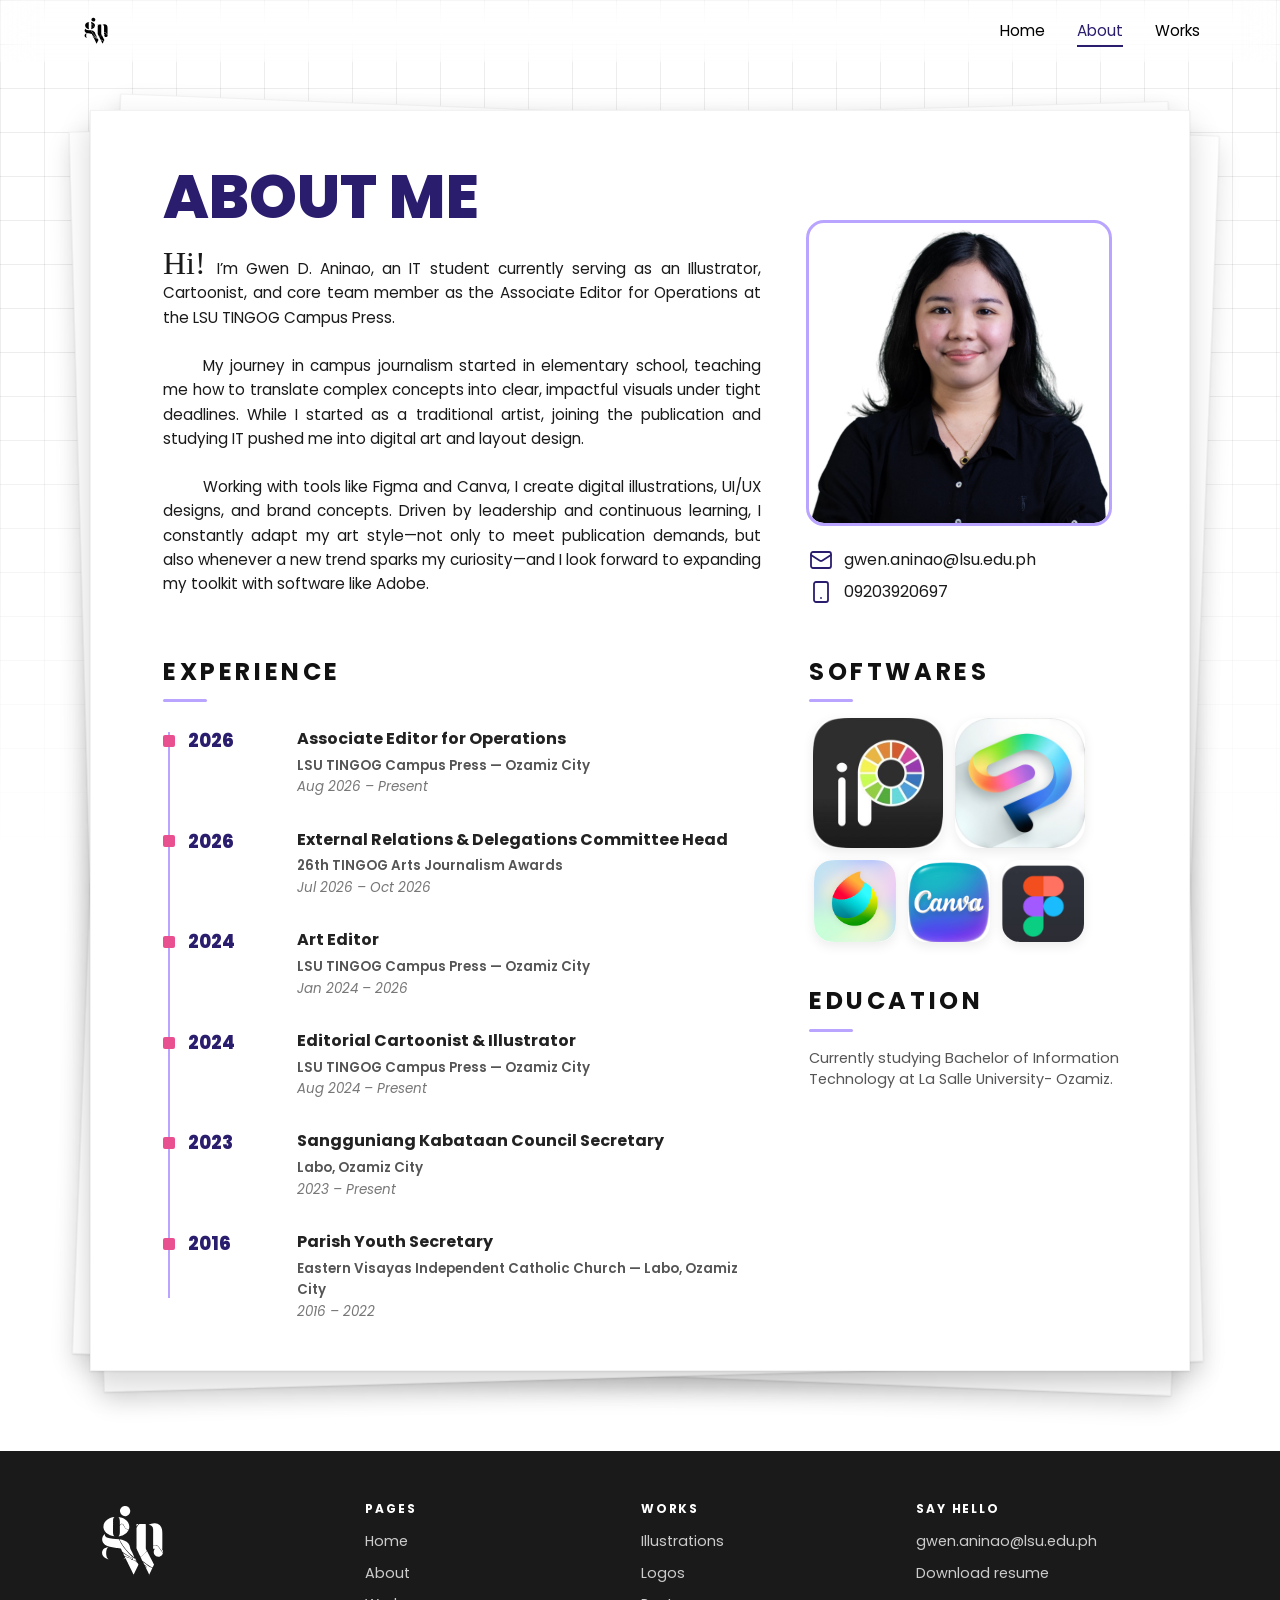
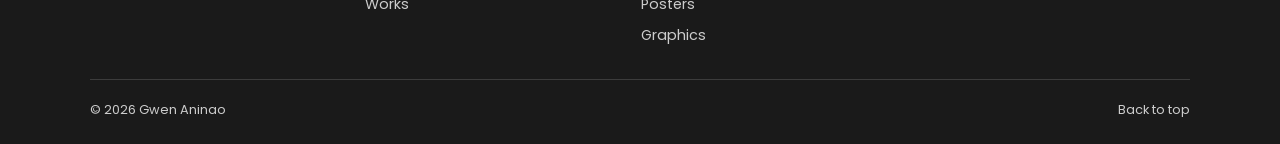
<file: about.html>
<!DOCTYPE html>
<html lang="en">
<head>
  <meta charset="UTF-8">
  <meta name="viewport" content="width=device-width, initial-scale=1.0">
  <title>About | Gwen</title>
  <link rel="icon" type="image/svg+xml" href="Images/gwnLogo.svg">
  <link rel="preconnect" href="https://fonts.googleapis.com">
  <link rel="preconnect" href="https://fonts.gstatic.com" crossorigin>
  <link href="https://fonts.googleapis.com/css2?family=Permanent+Marker&family=Poppins:wght@400;600;700;800&display=swap" rel="stylesheet">
  <link rel="stylesheet" href="style.css">
</head>
<script src="skeleton.js"></script>
<body class="about-page">

  <nav class="menubar">
    <a class="logo" href="index.html">
      <img src="Images/gwnLogo.svg" alt="Gwen logo">
    </a>
    <ul class="menu-links">
      <li><a href="index.html">Home</a></li>
      <li><a href="about.html" class="active">About</a></li>
      <li><a href="works.html">Works</a></li>
    </ul>
  </nav>

  <!-- .board holds the extra sheets behind; .paper is the front sheet with the pin -->
  <main class="board">
    <article class="paper">

      <!-- Top: intro, portrait, contact -->
      <div class="about-row top">
        
        <div class="hero-text">
          <h1 class="about-name">ABOUT ME</h1>
          <div class="bio">
            <p><span class="hi">Hi!</span> I’m Gwen D. Aninao, an IT student currently serving as an Illustrator, Cartoonist, and core team member as the Associate Editor for Operations at the LSU TINGOG Campus Press.</p>
            
            <p>My journey in campus journalism started in elementary school, teaching me how to translate complex concepts into clear, impactful visuals under tight deadlines. While I started as a traditional artist, joining the publication and studying IT pushed me into digital art and layout design.</p>
            
            <p>Working with tools like Figma and Canva, I create digital illustrations, UI/UX designs, and brand concepts. Driven by leadership and continuous learning, I constantly adapt my art style—not only to meet publication demands, but also whenever a new trend sparks my curiosity—and I look forward to expanding my toolkit with software like Adobe.</p>
          </div>
        </div>

        <div class="hero-right">
          <img src="Images/2X2.JPG" alt="Gwen portrait" class="photo">

          <ul class="contact">
            <li>
              <svg viewBox="0 0 24 24"><rect x="2" y="4" width="20" height="16" rx="2"/><path d="m22 7-8.97 5.7a1.94 1.94 0 0 1-2.06 0L2 7"/></svg>
              <span>gwen.aninao@lsu.edu.ph</span>
            </li>
            <li>
              <svg viewBox="0 0 24 24" fill="none" stroke="currentColor" stroke-width="2" stroke-linecap="round" stroke-linejoin="round">
                  <rect x="5" y="2" width="14" height="20" rx="2" ry="2"/>
                  <line x1="12" y1="18" x2="12.01" y2="18"/>
              </svg>
              <span>09203920697</span>            
            </li>
          </ul>
        </div>
      </div>

      <!-- Bottom: experience on the left, education + software on the right -->
      <div class="paper-columns">

        <section class="paper-experience">
          <h2 class="section-title">EXPERIENCE</h2>
          <div class="timeline-vertical">

            <div class="timeline-node">
              <div class="marker-column">
                <span class="square-marker"></span>
                <span class="year">2026</span>
              </div>
              <div class="timeline-detail">
                <h3>Associate Editor for Operations</h3>
                <p class="role-location">LSU TINGOG Campus Press — Ozamiz City<em>Aug 2026 – Present</em></p>
              </div>
            </div>

            <div class="timeline-node">
              <div class="marker-column">
                <span class="square-marker"></span>
                <span class="year">2026</span>
              </div>
              <div class="timeline-detail">
                <h3>External Relations &amp; Delegations Committee Head</h3>
                <p class="role-location">26th TINGOG Arts Journalism Awards<em>Jul 2026 – Oct 2026</em></p>
              </div>
            </div>

            <div class="timeline-node">
              <div class="marker-column">
                <span class="square-marker"></span>
                <span class="year">2024</span>
              </div>
              <div class="timeline-detail">
                <h3>Art Editor</h3>
                <p class="role-location">LSU TINGOG Campus Press — Ozamiz City<em>Jan 2024 – 2026</em></p>
              </div>
            </div>

            <div class="timeline-node">
              <div class="marker-column">
                <span class="square-marker"></span>
                <span class="year">2024</span>
              </div>
              <div class="timeline-detail">
                <h3>Editorial Cartoonist &amp; Illustrator</h3>
                <p class="role-location">LSU TINGOG Campus Press — Ozamiz City<em>Aug 2024 – Present</em></p>
              </div>
            </div>

            <div class="timeline-node">
              <div class="marker-column">
                <span class="square-marker"></span>
                <span class="year">2023</span>
              </div>
              <div class="timeline-detail">
                <h3>Sangguniang Kabataan Council Secretary</h3>
                <p class="role-location">Labo, Ozamiz City<em>2023 – Present</em></p>
              </div>
            </div>

            <div class="timeline-node">
              <div class="marker-column">
                <span class="square-marker"></span>
                <span class="year">2016</span>
              </div>
              <div class="timeline-detail">
                <h3>Parish Youth Secretary</h3>
                <p class="role-location">Eastern Visayas Independent Catholic Church — Labo, Ozamiz City<em>2016 – 2022</em></p>
              </div>
            </div>

          </div>
        </section>

        <div class="paper-side">
          <section class="paper-education">
            <h2 class="section-title">EDUCATION</h2>
            <p class="education-text">Currently studying Bachelor of Information Technology at La Salle University- Ozamiz.</p>
          </section>

          <section class="paper-software">
            <h2 class="section-title">SOFTWARES</h2>

            <div class="software-grid">
              <div class="software-row row-large">
                <div class="icon-box large">
                  <img src="Images/ibisPaintLogo.svg" alt="ibis Paint X">
                </div>
                <div class="icon-box large">
                  <img src="Images/cspLogo.svg" alt="Clip Studio Paint">
                </div>
              </div>
              <div class="software-row row-small">
                <div class="icon-box small">
                  <img src="Images/mediBangLogo.svg" alt="MediBang Paint">
                </div>
                <div class="icon-box small">
                  <img src="Images/canvaLogo.svg" alt="Canva">
                </div>
                <div class="icon-box small">
                  <img src="Images/figmaLogo.svg" alt="Figma">
                </div>
              </div>
            </div>
          </section>
        </div>

      </div>      
    </article>
  </main>

  <footer class="site-footer">
    <div class="footer-inner">

      <div class="footer-col">
        <img class="footer-logo" src="Images/gwnLogo.svg" alt="Gwen logo">
      </div>

      <div class="footer-col">
        <h4>Pages</h4>
        <a href="index.html">Home</a>
        <a href="about.html">About</a>
        <a href="works.html">Works</a>
      </div>

      <div class="footer-col">
        <h4>Works</h4>
        <a href="works.html?filter=Illustration">Illustrations</a>
        <a href="works.html?filter=Logo">Logos</a>
        <a href="works.html?filter=Poster">Posters</a>
        <a href="works.html?filter=Graphics">Graphics</a>
      </div>

      <div class="footer-col">
        <h4>Say hello</h4>
        <a href="mailto:gwen.aninao@lsu.edu.ph">gwen.aninao@lsu.edu.ph</a>
        <a href="Files/Aninao__Resume.pdf" download>Download resume</a>
      </div>

    </div>

    <div class="footer-bottom">
      <span>&copy; 2026 Gwen Aninao</span>
      <a href="#top">Back to top</a>
    </div>
  </footer>
</body>
</html>
</file>
<file: style.css>
* {
  margin: 0;
  padding: 0;
  box-sizing: border-box;
}

html {
  scroll-behavior: smooth;
}

body {
  font-family: 'Poppins', 'Segoe UI', sans-serif;
  line-height: 1.6;
  color: #1a1a1a;
}

/* buttons and form fields use the page font instead of the browser default */
button,
input,
textarea,
select {
  font: inherit;
}

[hidden] {
  display: none !important;
}

/* ---------- Nav ---------- */
.menubar {
  display: flex;
  justify-content: space-between;
  align-items: center;
  padding: 15px 5rem;
  position: fixed;
  top: 0;
  left: 0;
  width: 100%;
  z-index: 1000;
  backdrop-filter: blur(8px);
  background: rgba(255, 255, 255, 0.15); /* Semi-transparent white */
  backdrop-filter: blur(15px); /* Frosted blur effect */
}

.logo {
  color: #000000;
  font-weight: bold;
  font-size: 1.2rem;
  text-decoration: none;
}

.logo img {
  display: block;
  height: 32px;      /* change this to make the logo bigger or smaller */
  width: auto;
}


.menu-links {
  display: flex;
  list-style: none;
  gap: 2rem;
}

.menu-links a {
  color: black;
  text-decoration: none;
  font-size: 0.95rem;
  padding-bottom: 4px;
}

.menu-links a:hover {
  color: #6159c9;
}

.menu-links a.active {
  color: #2b1d6e;
  border-bottom: 2px solid #2b1d6e;
}

/* ---------- Home hero ---------- */
:root {
  --hero-purple: #6159c9;
  --hero-lavender: #a7a2e8;

  /* faint grid used on the home hero and the about page.
     Change it here and both pages update. */
  --grid-lines:
    linear-gradient(rgba(0, 0, 0, 0.07) 1px, transparent 1px),
    linear-gradient(90deg, rgba(0, 0, 0, 0.07) 1px, transparent 1px);
}

.hero {
  position: relative;
  min-height: 95vh;
  display: grid;
  grid-template-columns: 1fr 1fr;
  align-items: center;
  gap: 2rem;
  /* The hero is full width so the grid background reaches both screen edges.
     The side padding keeps the content centered at 1100px, the same width
     as the Featured Works section below it. */
  padding: 6rem max(2rem, calc((100% - 1100px) / 2)) 3rem;
  background: #fff;
}

/* faint grid that fades to nothing at the bottom */
.hero::before {
  content: "";
  position: absolute;
  inset: 0;
  background-image: var(--grid-lines);
  background-size: 44px 44px;
  -webkit-mask-image: linear-gradient(#000 40%, transparent);
  mask-image: linear-gradient(#000 40%, transparent);
}

.hero-photo {
  position: relative;
  z-index: 1;
  display: flex;
  justify-content: flex-end; /* Aligns the image & background blocks to the right */
  width: 100%;
}

.hero-text,
.hero-photo {
  position: relative;       /* sits above the grid */
  z-index: 1;
}

.hello {
  font-size: 2rem;
  color: var(--hero-purple);
}

.hero h1 {
  font-size: clamp(3rem, 8vw, 5.5rem);
  font-weight: 800;
  line-height: 1.05;
  color: #000;
  margin-bottom: 1rem;
}

.intro {
  max-width: 42ch;
  line-height: 1.6;
  margin: 1rem 0 1.5rem;
  font-size: 15px;
}

/* ---------- Sliding roles ---------- */
.roles {
  height: 2.4rem;            /* shows one role at a time */
  overflow: hidden;
  font-size: 1.6rem;
  font-weight: 600;
  color: var(--hero-purple);
  margin-bottom: 0.75;
}

.roles ul {
  list-style: none;
  animation: slide-roles 10s ease-in-out infinite;   /* 10s = full loop */
}

.roles li {
  height: 2.4rem;
  line-height: 2.4rem;      
  display: flex;
  align-items: center;
  margin: 0;
  padding: 0;
}

/* each role holds, then slides up one step */
@keyframes slide-roles {
  0%, 40% {transform: translateY(0);}
  50%, 90% {transform: translateY(-33.333%);}
  100% {transform: translateY(-66.666%);}
}

@media (prefers-reduced-motion: reduce) {
  .roles ul { animation: none; }
}

.software-logos {
  display: flex;
  align-items: center;
  gap: 16px;
  margin: -30px 0 28px 0; /* Adjust top/bottom margins to match your layout rhythm */
  flex-wrap: wrap;       /* Ensures graceful wrapping on smaller screens */
}

.software-logos img {
  height: 50px;          /* Uniform height for visual balance */
  width: auto;
  object-fit: contain;
  transition: transform 0.2s ease, opacity 0.2s ease;
  opacity: 0.9;
}

.software-logos img:hover {
  transform: translateY(-2px);
  opacity: 1;
}

/* ---------- Buttons ---------- */
.buttons {
  display: flex;
  flex-wrap: wrap;
  gap: 1rem;
}

.btn {
  padding: 0.8rem 1.8rem;
  background: var(--hero-purple);
  color: #fff;
  text-decoration: none;
  border: 2px solid var(--hero-purple);
  border-radius: 4px;
  font-weight: 600;
}

.btn-outline {
  background: transparent;
  color: var(--hero-purple);
}

.btn:hover {
  opacity: 0.85;
}

/* ---------- certificates-section ---------- */
.certificates-section {
  background: #f9f9f9;
  margin-top: 4rem;
}

/* Grid Container */
.certificates {
  display: grid;
  /* Automatically wraps cards into clean columns based on available space */
  grid-template-columns: repeat(auto-fit, minmax(280px, 1fr));
  gap: 2rem; /* Spacing between the rows and columns */
  padding: 1.5rem 0;
  width: 100%;
}

/*Individual Certificate Cards */
.certificates .card {
  display: flex;
  flex-direction: column;
  text-decoration: none; /* Removes underline from links */
  color: inherit; /* Inherits your page text color */
  background: #ffffff;
  border: 1px solid #e2e8f0;
  border-radius: 12px;
  overflow: hidden;
  box-shadow: 0 4px 6px -1px rgba(0, 0, 0, 0.05);
  transition: transform 0.2s ease, box-shadow 0.2s ease;
}

/* Hover effect to make it feel interactive */
.certificates .card:hover {
  transform: translateY(-4px);
  box-shadow: 0 10px 15px -3px rgba(0, 0, 0, 0.1);
}

/*Certificate Images Alignment */
.certificates .art {
  width: 100%;
  height: 200px; /* Fixed height forces absolute uniform alignment */
  object-fit: cover; /* Crops the images cleanly without distorting their aspect ratio */
  border-bottom: 1px solid #e2e8f0;
}

/*Text Info Area Inside Cards */
.card-info {
  padding: 1.25rem;
  display: flex;
  flex-direction: column;
  gap: 0.25rem;
}

.card-info h3 {
  margin: 0;
  font-size: 1.1rem;
  font-weight: 600;
}

.card-info span {
  font-size: 0.85rem;
  color: #64748b; /* Subtle grey for the "Certificate" subtext */
}


/* ---------- Photo + squares ---------- */
.hero-photo {
  width: 100%;
  max-width: 480px;
  justify-self: center;
}

.hero-photo img {
  position: relative;
  z-index: 1;
  display: block;
  width: 100%;
  /* bottom of the photo fades into the page. Lower 82% to fade sooner */
  -webkit-mask-image: linear-gradient(#000 82%, transparent);
  mask-image: linear-gradient(#000 82%, transparent);
}

.sq {
  position: absolute;
  aspect-ratio: 1;
}

.s1 { top: 8%;     right: -2%; width: 24%; background: var(--hero-purple); }
.s2 { top: 3%;     left: 10%;  width: 6%;  background: var(--hero-purple); }
.s3 { top: 10%;    left: 21%;  width: 4%;  background: #000; }
.s4 { top: 17%;    left: 0;    width: 7%;  background: var(--hero-lavender); }
.s5 { bottom: 14%; left: 8%;   width: 7%;  background: var(--hero-lavender); }
.s6 { bottom: -3%; left: 14%;  width: 14%; background: var(--hero-purple); }
.s7 { bottom: 12%; right: -5%; width: 12%; background: #000; }

@media (max-width: 800px) {
  .hero {
    grid-template-columns: 1fr;
    padding-top: 6rem;
  }
  .hero-photo { max-width: 340px; }
}

/* ---------- Inner pages ---------- */
.page {
  max-width: calc(1100px + 4rem);
  margin: 0 auto;
  padding: 8rem 2rem 4rem;   /* top padding clears the fixed nav */
}

/* Home page only: Featured Works sits right under the hero,
   at the same 1100px content width as the hero text */
.hero + .page {
  max-width: calc(1100px + 4rem);
  padding-top: 3rem;
}

.page h1 {
  font-size: 2.5rem;
  margin-bottom: 2rem;
}

.page h2 {
  font-size: 1.6rem;
  margin-bottom: 1rem;
}

/* ---------- Gallery ---------- */
.filters {
  display: flex;
  flex-wrap: wrap;
  gap: 0.5rem;
  margin-bottom: 2rem;
}

.filter {
  padding: 0.4rem 1.1rem;
  border: 1px solid #1a1a1a;
  background: white;
  color: #1a1a1a;
  border-radius: 999px;
  cursor: pointer;
  font: inherit;
}

.filter.active,
.filter:hover {
  background: #1a1a1a;
  color: white;
}

.grid {
  display: grid;
  grid-template-columns: repeat(auto-fill, minmax(250px, 1fr));
  gap: 1.5rem;
}

.card {
  display: block;
  text-align: left;
  text-decoration: none;
  color: inherit;
  background: #f5f5f5;
  border: none;
  border-radius: 8px;
  overflow: hidden;
  cursor: pointer;
  font: inherit;
  transition: transform 0.2s;
}

.card:hover {
  transform: translateY(-4px);
}

.art {
  display: block;
  width: 100%;
  aspect-ratio: 4 / 3;
  object-fit: cover;
}

.card-info {
  padding: 0.8rem 1rem;
}

.card-info h3 {
  font-size: 1rem;
}

.card-info span {
  font-size: 0.85rem;
  color: #666;
}

/* ---------- Popup ---------- */
.modal {
  display: none;
  position: fixed;
  inset: 0;
  z-index: 2000;
  background: rgba(0, 0, 0, 0.75);
  align-items: center;
  justify-content: center;
  padding: 1rem;
}

.modal.open {
  display: flex;
}

.modal-box {
  position: relative;
  background: white;
  border-radius: 8px;
  max-width: 700px;
  width: 100%;
  max-height: 90vh;
  overflow-y: auto;
}

.modal-box .art {
  border-radius: 8px 8px 0 0;
}

.modal-text {
  padding: 1.5rem;
}

.modal-text span {
  font-size: 0.85rem;
  color: #666;
}

.modal-text h2 {
  margin: 0.2rem 0 0.8rem;
}

.modal-close {
  position: absolute;
  top: 0.5rem;
  right: 0.8rem;
  z-index: 1;
  background: none;
  border: none;
  font-size: 2rem;
  line-height: 1;
  color: #1a1a1a;
  cursor: pointer;
}

/* ---------- Footer (old rule, used by pages without .site-footer) ---------- */
footer {
  padding: 2rem;
  text-align: center;
  background: #1a1a1a;
  color: #ccc;
  font-size: 0.9rem;
}

/* ---------- Small screens ---------- */
@media (max-width: 700px) {
  .menubar { padding: 16px 1.5rem; }
  .menu-links { gap: 1rem; }
  .hero h1 { font-size: 2.2rem; }
}

/* =====================================================
   About page
   ===================================================== */
:root {
  --purple-dark: #2b1d6e;
  --purple: #7c4dff;
  --purple-soft: #b9a5ff;
  --pink: #e8508f;
}

/* Same faint grid as the home hero. It sits at the top of the page,
   spans the full screen width, fades out downward, and scrolls away
   with the page. It is behind everything, so the layout is untouched. */
body.about-page::before {
  content: "";
  position: absolute;
  top: 0;
  left: 0;
  width: 100%;
  height: 95vh;
  z-index: -1;
  pointer-events: none;
  background-image: var(--grid-lines);
  background-size: 44px 44px;
  -webkit-mask-image: linear-gradient(#000 40%, transparent);
  mask-image: linear-gradient(#000 40%, transparent);
}

/* Vertical Connected Timeline */
.timeline-vertical {
  position: relative;
  display: flex;
  flex-direction: column;
  gap: 1.8rem;
  margin-top: 1.5rem;
  padding-left: 0rem;
}

/* Continuous connecting line running down behind the squares */
.timeline-vertical::before {
  content: "";
  position: absolute;
  top: 6px;
  bottom: 24px;
  left: 5px; /* Aligns vertically with the center of the square markers */
  width: 2px;
  background: var(--purple-soft);
  z-index: 1;
}

.timeline-node {
  position: relative;
  display: flex;
  align-items: flex-start;
  gap: 1.5rem;
  z-index: 2;
}

/* Column holding the square icon and year */
.marker-column {
  display: flex;
  align-items: center;
  gap: 0.8rem;
  min-width: 110px;
}

/* Solid Square Marker */
.square-marker {
  width: 12px;
  height: 12px;
  background-color: var(--pink);
  flex: none;
  border-radius: 2px; /* Slight rounding for a clean modern square */
}

.timeline-node .year {
  font-size: 1.15rem;
  font-weight: 800;
  color: var(--purple-dark);
}

.timeline-detail h3 {
  font-size: 1rem;
  font-weight: 700;
  color: #222;
  margin-bottom: 0.2rem;
}

.role-location {
  font-size: 0.84rem;
  font-weight: 600;
  color: #555;
}

.role-location em {
  font-weight: 400;
  color: #777;
}

/* Software Icon Grid Layout */
.software-grid {
  display: flex;
  flex-direction: column;
  gap: 12px;
  max-width: 280px;
  margin-bottom: 2rem;
}

.software-row {
  display: flex;
  gap: 12px;
  justify-content: center;
}

/* Base icon styling with rounded squircle corners matching reference */
.icon-box {
  background: #fff;
  border-radius: 20px;
  display: grid;
  place-items: center;
  overflow: hidden;
  box-shadow: 0 4px 12px rgba(0, 0, 0, 0.08);
  transition: transform 0.2s ease;
}

.icon-box:hover {
  transform: translateY(-2px);
}

.icon-box img {
  width: 100%;
  height: 100%;
  object-fit: cover;
}

/* Large top 2 icons */
.icon-box.large {
  width: 130px;
  height: 130px;
  border-radius: 24px;
}

/* Small bottom 3 icons */
.icon-box.small {
  width: 82px;
  height: 82px;
  border-radius: 18px;
}

.software-bars {
  display: flex;
  flex-direction: column;
  gap: 0.9rem;
}

.skill-item {
  font-size: 0.9rem;
  font-weight: 600;
  color: #333;
}

.about-card {
  position: relative;
  width: min(1100px, 94%);
  margin: 100px auto 0;        /* pulls the card up over the banner */
  background: #fff;
  border-radius: 40px 40px 0 0;
  padding: 3rem 4rem 4rem;
}

.about-label {
  font-style: italic;
  font-size: 1.4rem;
  color: #777;
  margin-bottom: 2rem;
}

.about-row {
  display: grid;
  grid-template-columns: 1fr 1fr;
  gap: 3rem;
  align-items: center;
  margin-bottom: 2rem;
}

.about-row.top {
  align-items: start;
}

.about-name {
  font-size: clamp(2.4rem, 6vw, 3.8rem);
  font-weight: 800;
  line-height: 1;
  text-transform: uppercase;
  color: var(--purple-dark);
  margin-bottom: 1.2rem;
}

.aka {
  font-size: 0.95rem;
  margin-bottom: 1.2rem;
}

.bio {
  font-size: 0.95rem;
  max-width: none;
}

.bio p {
  text-align: justify;       /* Makes the edges straight on left and right */
  text-justify: inter-word;  /* Keeps spacing between words clean */
  margin-bottom: 24px;       /* Adds a clean space AFTER each paragraph */
  text-indent: 40px;         /* Indents the first line of every paragraph */
  line-height: 1.6;          /* Adds comfortable breathing room between lines */
}

/* Optional: If you don't want the very first "Hi!" line to be indented */
.bio p:first-of-type {
  text-indent: 0;
}


.bio .hi {
  font-family: 'Permanent Marker', cursive;
  font-size: 2rem;
  line-height: 1;
  margin-right: 0.2rem;
}

.photo {
  width: min(100%, 300px);
  aspect-ratio: 1;
  border-radius: 5%;
  object-fit: cover;
  margin: 3.5rem 0 1.5rem; 
  display: block;
  outline : 3px solid var(--purple-soft);
}

.contact {
  list-style: none;
  width: min(100%, 380px);
  margin: 0 auto;
}

.contact li {
  display: flex;
  align-items: center;
  gap: 0.7rem;
  margin-bottom: 0.4rem;
}

.contact svg {
  width: 24px;
  height: 24px;
  fill: none;
  stroke: var(--purple-dark);
  stroke-width: 1.8;
  stroke-linecap: round;
  stroke-linejoin: round;
}

.section-title {         /* Matches featured works label size */           /* Bold text weight */
  text-transform: uppercase;     /* Forces capital letters */
  letter-spacing: 0.15em;        /* Adds space between letters */
  color: #111;                   /* Primary dark text color */
  margin-bottom: 1rem;
}

.section-title::after {          /* short purple underlines*/
  content: "";
  display: block;
  width: 44px;                   /* Short line length */
  height: 3px;                   /* Line thickness */
  margin-top: 0.5rem;            /* Space between text and line */
  border-radius: 2px;
  background: var(--purple-soft); /* Light purple color matching home page */
}

.section-title.gap {
  margin-top: 2.5rem;
}

.skills-list {
  margin-left: 1.2rem;
}

/* software list with skill bars */
.apps {
  list-style: none;
  display: grid;
  gap: 1.1rem;
}

.apps li {
  display: flex;
  align-items: center;
  gap: 1rem;
}

.app-icon {
  flex: none;
  width: 52px;
  height: 52px;
  border-radius: 14px;
  display: grid;
  place-items: center;
  color: #fff;
  font-weight: 700;
}

.app-info {
  flex: 1;
  font-size: 0.9rem;
}

.bar {
  height: 8px;
  margin-top: 4px;
  background: #e2e2e2;
  border-radius: 4px;
  overflow: hidden;
}

.bar i {
  display: block;
  height: 100%;
  width: var(--level);
  background: var(--purple);
  border-radius: 4px;
}

@media (max-width: 800px) {
  .about-card { padding: 2rem 1.5rem 3rem; }
  .about-row { grid-template-columns: 1fr; }
}

.modal-box .art {
  aspect-ratio: auto;
  object-fit: contain;
  max-height: 70vh;
  background: #f5f5f5;
}

.card[data-category="Logo"] .art {
  object-fit: contain;
  background: #fff;
}

/* ---------- Masonry gallery (Works page) ---------- */

.gallery {
  display: block;
  columns: 3 260px;          /* up to 3 columns, each at least 260px wide */
  column-gap: 3px;
}

.gallery .card {
  display: block;
  position: relative;
  width: 100%;
  margin-bottom: 4px;
  break-inside: avoid;       /* keeps a card from splitting across columns */
  background: none;
  border-radius: 6px;
}

.gallery .art {
  aspect-ratio: auto;        /* stop cropping: use the image's real shape */
  height: auto;
}

.gallery div.art {           /* placeholder boxes still need a height */
  aspect-ratio: 4 / 3;
}

/* =====================================================
   Works page: Streamlined Column-Safe Expansion Layout
   ===================================================== */
.gallery .work-open.minimized-view {
  column-span: none !important;      /* Stops shattering column balance systems */
  display: block;
  width: 100%;
  margin-bottom: 12px;
  break-inside: avoid;               /* Protects inner assets from clipping across columns */
  background: #ffffff;
  border-radius: 8px;
  box-shadow: 0 4px 16px rgba(0, 0, 0, 0.1);
  border: 1px solid rgba(0, 0, 0, 0.06);
  scroll-margin-top: 6.5rem;         /* Clean viewport tracking safety margins */
}

/* Fits media assets directly to view safely inside compact spacing boundaries */
.gallery .work-open.minimized-view .work-open-media {
  position: relative;
  background: #fafafa;
  width: 100%;
}

.gallery .work-open.minimized-view .work-open-img {
  display: block;
  width: 100%;
  height: auto;
  max-height: 55vh;                  /* Prevents extreme vertical asset layout bloating */
  object-fit: contain;
}

/* Compact typography elements designed for localized viewing spaces */
.gallery .work-open.minimized-view .work-open-info {
  padding: 1rem 1.15rem 1.25rem;
}

.gallery .work-open.minimized-view .work-open-title {
  margin: 0.25rem 0 0.5rem;
  font-size: 1.25rem;
  font-weight: 700;
  line-height: 1.3;
}

.gallery .work-open.minimized-view .work-open-desc {
  max-width: 100%;
  font-size: 0.88rem;
  line-height: 1.5;
  color: #4a4a4a;
}

/* Adjusted UI action buttons to fit nicely within standard card wrappers */
.gallery .work-open.minimized-view .work-open-back,
.gallery .work-open.minimized-view .work-open-zoom {
  width: 36px;
  height: 36px;
}
.gallery .work-open.minimized-view .work-open-back svg,
.gallery .work-open.minimized-view .work-open-zoom svg {
  width: 18px;
  height: 18px;
}


/* the image area, with the two round buttons on top of it */
.work-open-media {
  position: relative;
  background: #f5f5f5;
}

.work-open-img {
  display: block;
  width: auto;
  height: auto;
  max-width: 100%;
  max-height: 75vh;
  margin: 0 auto;
}

.work-open-back,
.work-open-zoom {
  position: absolute;
  display: grid;
  place-items: center;
  width: 44px;
  height: 44px;
  border: 0;
  border-radius: 50%;
  background: #fff;
  box-shadow: 0 2px 10px rgba(0, 0, 0, 0.18);
  cursor: pointer;
}

.work-open-back { top: 1rem;    left: 1rem; }    /* back arrow, top left */
.work-open-zoom { bottom: 1rem; right: 1rem; }   /* view larger, bottom right */

.work-open-back svg,
.work-open-zoom svg {
  width: 22px;
  height: 22px;
  fill: none;
  stroke: #111;
  stroke-width: 2;
  stroke-linecap: round;
  stroke-linejoin: round;
}

.work-open-back:hover,
.work-open-zoom:hover {
  background: #f1f1f1;
}

/* title and description below the image */
.work-open-info {
  padding: 1.25rem 1.5rem 1.75rem;
}

.work-open-category {
  display: block;
  font-size: 0.75rem;
  font-weight: 600;
  letter-spacing: 0.15em;
  text-transform: uppercase;
  color: var(--purple);
}

.work-open-title {
  margin: 0.35rem 0 0.6rem;
  font-size: 1.6rem;
  line-height: 1.2;
}

.work-open-desc {
  max-width: 70ch;
  font-size: 0.95rem;
  color: #555;
}

/* view larger: the image full screen */
.lightbox {
  position: fixed;
  inset: 0;
  z-index: 3000;
  display: grid;
  place-items: center;
  padding: 1.5rem;
  background: rgba(0, 0, 0, 0.92);
  cursor: zoom-out;
}

.lightbox img {
  max-width: calc(100vw - 3rem);
  max-height: calc(100vh - 3rem);
  object-fit: contain;
}

.lightbox-close {
  position: absolute;
  top: 0.75rem;
  right: 1.25rem;
  border: 0;
  background: none;
  color: #fff;
  font-size: 2.5rem;
  line-height: 1;
  cursor: pointer;
}

/* =====================================================
   Works page: expanded view (replaces the old popup)
   ===================================================== */
.closeup {
  position: fixed;
  inset: 0;
  z-index: 2000;
  overflow-y: auto;
  padding: 5.5rem 1.5rem 3rem;
  background-color: #fff;
  background-image: var(--grid-lines);   /* same faint grid as home and about */
  background-size: 44px 44px;
  animation: closeup-in 0.4s cubic-bezier(0.2, 0.8, 0.2, 1) backwards;
}

.closeup.closing {
  animation: closeup-out 0.2s ease forwards;
}

@keyframes closeup-in  { from { opacity: 0; transform: scale(0.25); } }
@keyframes closeup-out { to   { opacity: 0; transform: scale(0.96); } }

/* back arrow, top left */
.closeup-back {
  position: fixed;
  top: 1rem;
  left: 1.25rem;
  z-index: 1;
  display: grid;
  place-items: center;
  width: 44px;
  height: 44px;
  border: 0;
  border-radius: 50%;
  background: #fff;
  box-shadow: 0 2px 10px rgba(0, 0, 0, 0.15);
  cursor: pointer;
}

.closeup-back svg {
  width: 22px;
  height: 22px;
  fill: none;
  stroke: #111;
  stroke-width: 2;
  stroke-linecap: round;
  stroke-linejoin: round;
}

.closeup-back:hover {
  background: #f3f3f3;
}

/* the sheet of paper */
.closeup-paper {
  position: relative;
  display: grid;
  grid-template-columns: minmax(0, 1.4fr) minmax(0, 1fr);
  gap: 2.5rem;
  align-items: start;
  width: min(1000px, 100%);
  margin: 0 auto;
  padding: 3.5rem 2.5rem 2.5rem;
  background: #fff;
  border: 1px solid rgba(0, 0, 0, 0.05);
  box-shadow:
    0 1px 2px rgba(0, 0, 0, 0.08),
    0 14px 30px rgba(0, 0, 0, 0.16);
}

/* the paperclip, hooked over the top edge */
.paperclip {
  position: absolute;
  top: -34px;
  left: 2.2rem;
  width: 28px;
  height: auto;
  transform: rotate(6deg);
  filter: drop-shadow(0 2px 2px rgba(0, 0, 0, 0.3));
  pointer-events: none;
}

.paperclip path {
  fill: none;
  stroke: url(#clip-silver);
  stroke-width: 3;
  stroke-linecap: round;
  stroke-linejoin: round;
}

.closeup-img {
  display: block;
  width: 100%;
  height: auto;
  max-height: 78vh;
  object-fit: contain;
  background: #f5f5f5;
  border-radius: 6px;
}

/* title, description, button */
.closeup-info {
  display: flex;
  flex-direction: column;
  gap: 0.75rem;
  padding-top: 0.5rem;
}

.closeup-category {
  font-size: 0.75rem;
  font-weight: 600;
  letter-spacing: 0.15em;
  text-transform: uppercase;
  color: var(--purple);
}

.closeup-title {
  font-size: 1.8rem;
  line-height: 1.2;
}

.closeup-desc {
  font-size: 0.95rem;
  color: #555;
}

.closeup-view {
  align-self: flex-start;
  margin-top: 0.75rem;
}

@media (max-width: 800px) {
  .closeup { padding: 5rem 1rem 2rem; }
  .closeup-paper {
    grid-template-columns: 1fr;
    gap: 1.5rem;
    padding: 3rem 1.25rem 1.5rem;
  }
}

@media (prefers-reduced-motion: reduce) {
  .closeup,
  .closeup.closing {
    animation: none;
  }
}

/* title appears over the image on hover, like a clean photo wall */
.gallery .card-info {
  position: absolute;
  left: 0;
  right: 0;
  bottom: 0;
  padding: 2rem 1rem 0.8rem;
  color: #fff;
  background: linear-gradient(transparent, rgba(0, 0, 0, 0.7));
  opacity: 0;
  transition: opacity 0.2s;
}

.gallery .card:hover .card-info,
.gallery .card:focus-visible .card-info {
  opacity: 1;
}

.gallery .card-info span {
  color: #ddd;
}

/* ---------- Heading style: LATEST WORKS look ---------- */
.page .section-heading {
  font-size: 1.3rem;
  font-weight: 600;
  text-transform: uppercase;
  letter-spacing: 0.18em;
  margin-bottom: 2.5rem;
  margin-top: 3rem;
}

.section-heading::after {
  content: "";
  display: block;
  width: 36px;
  height: 2px;
  margin-top: 0.6rem;
  background: var(--purple-soft);
}

/* ---------- Pill filters (Works page) ---------- */
.filters {
  justify-content: center;
}

.filter {
  padding: 0.35rem 1.4rem;
  font-size: 0.7rem;
  font-weight: 600;
  letter-spacing: 0.08em;
  text-transform: uppercase;
  background: #111;
  color: #fff;
  border: 1px solid #111;
}

.filter.active {
  background: #fff;
  color: #111;
}

.filter:hover:not(.active) {
  background: #333;
}

/* ---------- Mosaic (Home page) ---------- */
.mosaic {
  display: grid;
  grid-template-columns: repeat(4, 1fr);
  grid-auto-rows: 220px;           /* height of one row */
  gap: 4px;                        /* thin white lines between tiles */
}

.mosaic .card {
  position: relative;
  height: 100%;
  margin: 0;
  border-radius: 0;
  background: #eee;
  overflow: hidden;
}

.mosaic .card:hover {
  transform: none;
}

.mosaic .art {
  width: 100%;
  height: 100%;
  aspect-ratio: auto;
  object-fit: cover;               /* fill the cell, crop the extra */
}

.mosaic .card-info {
  position: absolute;
  left: 0;
  right: 0;
  bottom: 0;
  padding: 2rem 1rem 0.8rem;
  color: #fff;
  background: linear-gradient(transparent, rgba(0, 0, 0, 0.7));
  opacity: 0;
  transition: opacity 0.2s;
}

.mosaic .card:hover .card-info {
  opacity: 1;
}

.mosaic .card-info span {
  color: #ddd;
}

/* tile layout: edit these numbers to rearrange */
@media (min-width: 701px) {
  .mosaic .card:nth-child(1) { grid-column: 1;     grid-row: 1; }
  .mosaic .card:nth-child(2) { grid-column: 1;     grid-row: 2; }
  .mosaic .card:nth-child(3) { grid-column: 2;     grid-row: 1 / span 2; }  /* tall */
  .mosaic .card:nth-child(4) { grid-column: 3 / span 2; grid-row: 1; }      /* wide */
  .mosaic .card:nth-child(5) { grid-column: 3 / span 2; grid-row: 2; }      /* wide */
}

@media (max-width: 700px) {
  .mosaic {
    grid-template-columns: repeat(2, 1fr);
    grid-auto-rows: 180px;
  }
}

.gallery .card {
  border-radius: 0;
}

.modal-box {
  border-radius: 0;
}

.modal-box .art {
  border-radius: 0;
}

/* =====================================================
   About page: one bond paper, pinned, with sheets behind it
   ===================================================== */
.board {
  position: relative;
  isolation: isolate;               /* keeps the back sheets behind the front one */
  width: min(1100px, 94%);
  margin: 110px auto 5rem;
}

/* the two extra sheets peeking out from behind */
.board::before,
.board::after {
  content: "";
  position: absolute;
  inset: 0;
  z-index: -1;
  background: #fff;
  border: 1px solid rgba(0, 0, 0, 0.05);
  box-shadow:
    0 1px 2px rgba(0, 0, 0, 0.08),
    0 10px 24px rgba(0, 0, 0, 0.12);
}

.board::before { transform: rotate(2.2deg) translate(6px, 4px); }
.board::after  { transform: rotate(-1.6deg) translate(-4px, 6px); }

/* the front sheet */
.paper {
  position: relative;
  background: #fff;
  padding: 3.5rem 2.5rem 3rem 4.5rem;  
  border: 1px solid rgba(0, 0, 0, 0.05);
  box-shadow:
    0 1px 2px rgba(0, 0, 0, 0.08),
    0 14px 30px rgba(0, 0, 0, 0.16);
  transform: none;
}

/* Experience on the left, Education + Software on the right */
.paper-columns {
  display: grid;
  grid-template-columns: 1.2fr 1fr;
  gap: 3rem;
  align-items: start;
}

.paper-side {
  display: grid;
  gap: 2.5rem;
}

.paper-software { order: -1; }

.paper-software .software-grid {
  margin: 0;
}

@media (max-width: 800px) {
  .paper { padding: 2.5rem 1.5rem 2rem; }
  .paper-columns { grid-template-columns: 1fr; }
}

@media (min-width: 801px) {
  .about-row,
  .paper-columns {
    grid-template-columns: 1fr 340px;   /* right side is fixed, Experience takes the rest */
  }
}

.role-location em {
  display: block;
  font-weight: 400;
  color: #777;
}

.education-text {
  font-size: 0.9rem;
  color: #555;
  line-height: 1.5;
}

.resume-float {
  text-align: center;
  padding-bottom: 4rem;
}

.resume-float .btn {
  display: inline-block;
  padding: 1rem 2.4rem;
  box-shadow: 0 10px 24px rgba(97, 89, 201, 0.35);   /* purple glow makes it look lifted */
  transition: transform 0.2s ease, box-shadow 0.2s ease;
}

.resume-float .btn:hover {
  opacity: 1;
  transform: translateY(-3px);
  box-shadow: 0 14px 28px rgba(97, 89, 201, 0.45);
}

/* Fix structural jumping during multi-column calculation steps */
.card-placeholder {
  display: block;
  width: 100%;
  break-inside: avoid;
  visibility: hidden; /* Takes up layout physical spacing so columns don't shift */
}

.work-open {
  display: block;
  width: 100%;
  margin: 2rem 0;
  background: #fff;
  border-radius: 10px;
  box-shadow: 0 6px 24px rgba(0, 0, 0, 0.12);
  scroll-margin-top: 6rem; /* Clean breathing room below your fixed nav */
}

/* ---------- Skeleton loader for images ---------- */
.card .art:not(.loaded) {
  background: linear-gradient(90deg, #ececec 25%, #f7f7f7 50%, #ececec 75%);
  background-size: 200% 100%;
  animation: shimmer 1.4s linear infinite;
  color: transparent;            /* hides alt text while loading */
}

/* fade the real image in */
.card .art.loaded {
  animation: art-fade 0.4s ease;
}

@keyframes shimmer {
  from { background-position: 200% 0; }
  to   { background-position: -200% 0; }
}

@keyframes art-fade {
  from { opacity: 0; }
  to   { opacity: 1; }
}

@media (prefers-reduced-motion: reduce) {
  .card .art:not(.loaded),
  .card .art.loaded {
    animation: none;
  }
}

/* ---------- Certificates ---------- */
.certs-section {
  margin-top: 4rem;
}

.cert-grid {
  display: grid;
  grid-template-columns: repeat(auto-fill, minmax(260px, 1fr));
  gap: 1.5rem;
  align-items: stretch;
}

.cert-card {
  display: flex;
  flex-direction: column;
  height: 100%;
  text-align: left;
  background: #f5f5f5;
  border: 1px solid rgba(0, 0, 0, 0.06);
  border-radius: 14px;
  overflow: hidden;
  cursor: pointer;
  transition: transform 0.2s, box-shadow 0.2s;
}

.cert-card:hover {
  transform: translateY(-4px);
  box-shadow: 0 12px 24px rgba(97, 89, 201, 0.18);
}

/* certificate image, shown whole (not cropped) on a white sheet */
.cert-media {
  background: #fff;
  border-bottom: 1px solid rgba(0, 0, 0, 0.06);
}

.cert-img {
  display: block;
  width: 100%;
  aspect-ratio: 4 / 3;
  object-fit: cover;
  object-position: center 25%; 
}

/* skeleton while the image loads */
.cert-img:not(.loaded) {
  background: linear-gradient(90deg, #ececec 25%, #f7f7f7 50%, #ececec 75%);
  background-size: 200% 100%;
  animation: shimmer 1.4s linear infinite;
  color: transparent;
}

.cert-body {
  display: flex;
  flex-direction: column;
  flex: 1;
  padding: 1.1rem 1.25rem 1.25rem;
}

.cert-meta {
  display: flex;
  justify-content: space-between;
  font-size: 0.8rem;
  font-weight: 600;
}

.cert-date { 
  color: var(--hero-purple); 
}

.cert-no   { 
  color: #888; letter-spacing: 0.08em; 
}

.cert-title {
  margin: 0.9rem 0 0.4rem;
  font-size: 1.05rem;
  font-weight: 600;
  line-height: 1.35;
}

.cert-source {
  font-size: 0.85rem;
  color: #777;
}

.cert-preview {
  display: flex;
  justify-content: space-between;
  align-items: center;
  margin-top: auto;                         /* pushes the link to the bottom so cards line up */
  padding-top: 0.9rem;
  border-top: 1px solid rgba(0, 0, 0, 0.1);
  font-size: 0.9rem;
  font-weight: 600;
  color: var(--hero-purple);
}

.cert-body .cert-source { margin-bottom: 1.25rem; }

.cert-preview svg {
  width: 20px;
  height: 20px;
  fill: none;
  stroke: currentColor;
  stroke-width: 2;
  stroke-linecap: round;
  stroke-linejoin: round;
}

/* two columns on phones, like your reference */
@media (max-width: 700px) {
  .cert-grid { grid-template-columns: repeat(2, 1fr); gap: 0.8rem; }
  .cert-body { padding: 0.8rem; }
  .cert-title { font-size: 0.9rem; }
  .cert-meta, .cert-source, .cert-preview { font-size: 0.75rem; }
}

@media (prefers-reduced-motion: reduce) {
  .cert-img:not(.loaded) { animation: none; }
}

/* =====================================================
   Home page: sections
   ===================================================== */

/* space between home sections */
.what-section,
.projects-section {
  margin-top: 4rem;
}

/* centered button under a section */
.section-cta {
  margin-top: 1.5rem;
  text-align: center;
}

/* ---------- What I do ---------- */
.what-grid {
  display: grid;
  grid-template-columns: repeat(4, 1fr);
  gap: 1rem;
}

.what-card {
  display: flex;
  flex-direction: column;
  padding: 1.4rem;
  color: inherit;
  text-decoration: none;
  background: #f7f6fd;
  border: 1px solid rgba(97, 89, 201, 0.15);
  border-radius: 10px;
  transition: transform 0.2s, box-shadow 0.2s;
}

.what-card:hover {
  transform: translateY(-4px);
  box-shadow: 0 10px 20px rgba(97, 89, 201, 0.15);
}

.what-card h3 {
  margin-bottom: 0.5rem;
  font-size: 1.1rem;
  color: var(--purple-dark);
}

.what-card p {
  font-size: 0.88rem;
  color: #555;
}

.what-link {
  margin-top: auto;
  padding-top: 1rem;
  font-size: 0.85rem;
  font-weight: 600;
  color: var(--hero-purple);
}

/* ---------- Major projects: grid ---------- */
/* 6 columns: featured cards span all 6, small cards span 3 (two per row) */
.projects {
  display: grid;
  grid-template-columns: repeat(6, 1fr);
  gap: 1.5rem;
}

.project          { grid-column: span 3; }
.project-featured { grid-column: 1 / -1; }

/* ---------- Major projects: card ---------- */
.project {
  display: flex;
  flex-direction: column;
  overflow: hidden;
  background: #fff;
  border: 1px solid rgba(0, 0, 0, 0.08);
  border-radius: 10px;
  box-shadow: 0 4px 14px rgba(0, 0, 0, 0.06);
}

.project img {
  display: block;
  width: 100%;
  aspect-ratio: 16 / 9;
  object-fit: cover;
  background: #f5f5f5;
}

.project img.contain {
  object-fit: contain;
  padding: 1rem;
  background: #fff;
}

.project-body {
  display: flex;
  flex-direction: column;
  flex: 1;
  padding: 1.2rem 1.4rem 1.4rem;
}

.project-tag {
  font-size: 0.72rem;
  font-weight: 600;
  letter-spacing: 0.15em;
  text-transform: uppercase;
  color: var(--purple);
}

.project-body h3 {
  margin: 0.3rem 0 0.5rem;
  font-size: 1.25rem;
  line-height: 1.25;
}

.project-body p {
  font-size: 0.9rem;
  color: #555;
}

.project-meta {
  font-size: 0.8rem;
  font-weight: 600;
  color: #777;
}

.project-link {
  margin-top: auto;
  padding-top: 1rem;
  font-size: 0.9rem;
  font-weight: 600;
  color: var(--hero-purple);
  text-decoration: none;
}

.project-link:hover {
  text-decoration: underline;
}

/* ---------- Featured project (Bahandi) ---------- */
.featured-main {
  display: grid;
  grid-template-columns: 1.2fr 1fr;
}

.project .featured-img {
  width: 100%;
  height: 100%;
  min-height: 280px;
  aspect-ratio: auto;
  object-fit: cover;
}

.project-featured .project-body {
  justify-content: center;
  gap: 0.6rem;
  padding: 1.75rem 2rem;
}

.project-featured .project-link {
  margin-top: 0.5rem;
  padding-top: 0;
}

/* ---------- Wide project (Halwa): small picture left, text fills the rest ---------- */
.project-wide {
  grid-column: 1 / -1;
  display: grid;
  grid-template-columns: clamp(140px, 30%, 320px) 1fr;   /* picture left, text takes the rest */
  align-items: center;
}

.project-wide .featured-img {
  width: 100%;
  height: auto;                       /* the whole picture shows, no cropping */
  min-height: 0;
  aspect-ratio: auto;
  object-fit: contain;
}

.project-wide .project-body {
  justify-content: center;
  gap: 0.6rem;
  padding: 1.5rem 2rem;
}

.project-wide .project-link {
  margin-top: 0.5rem;
  padding-top: 0;
}

/* chapter row */
.chapters {
  padding: 1.25rem 1.5rem 1.5rem;
  background: #f7f6fd;
  border-top: 1px solid rgba(0, 0, 0, 0.08);
}

.chapters-title {
  margin-bottom: 0.9rem;
  font-size: 0.75rem;
  font-weight: 600;
  letter-spacing: 0.15em;
  text-transform: uppercase;
  color: var(--purple);
}

.chapter-row {
  display: grid;
  grid-template-columns: repeat(auto-fit, minmax(140px, 1fr));
  gap: 0.9rem;
}

.chapter {
  display: flex;
  flex-direction: column;
  color: inherit;
  text-decoration: none;
}

.project .chapter img {
  width: 100%;
  aspect-ratio: 1;
  object-fit: cover;
  border-radius: 6px;
  transition: transform 0.2s;
}

.chapter:hover img {
  transform: translateY(-3px);
}

.chapter-name {
  margin-top: 0.5rem;
  font-size: 0.85rem;
  font-weight: 700;
  color: var(--purple-dark);
}

.chapter-piece {
  font-size: 0.78rem;
  color: #666;
}

/* draft logos shown whole, not cropped */
.logo-steps {
  grid-template-columns: repeat(3, minmax(0, 224px));
}

.project .logo-steps .chapter img {
  aspect-ratio: 4 / 3;
  object-fit: contain;
  padding: 0.5rem;
  background: #fff;
  border: 1px solid rgba(0, 0, 0, 0.1);
}

/* ---------- Byaheng Lasalyano: page-header style ---------- */
.fb-card .fb-cover {
  display: block;
  width: 100%;
  aspect-ratio: 2.4 / 1;
  object-fit: cover;
  object-position: center 40%;
}

.fb-head {
  display: flex;
  align-items: flex-start;
  gap: 1.5rem;
  padding: 0 2rem;
}

/* only the logo circle is pulled up over the cover, not the text */
.fb-card .fb-avatar {
  flex: none;
  display: grid;
  place-items: center;
  width: 180px;
  height: 180px;
  margin-top: -80px;
  background: #fff;
  border: 4px solid #fff;
  border-radius: 50%;
  box-shadow: 0 2px 10px rgba(0, 0, 0, 0.18);
}

.fb-card .fb-avatar img {
  width: 72%;
  height: 72%;
  aspect-ratio: auto;
  object-fit: contain;      /* whole logo, never cropped */
}

.fb-id {
  min-width: 0;
  padding-top: 0.9rem;
}

.fb-id h3 {
  margin: 0.2rem 0;
  font-size: 1.6rem;
  line-height: 1.2;
}

.fb-about {
  display: flex;
  flex-direction: column;
  gap: 0.7rem;
  max-width: flex;
  padding: 1rem 2rem 1.75rem;
}

.fb-about p {
  font-size: 0.9rem;
  color: #555;
}

.fb-about .project-link {
  margin: 0.4rem 0 0;
  padding: 0;
}

/* ---------- Footer ---------- */
.site-footer {
  padding: 3rem 2rem 1.5rem;
  background: #1a1a1a;
  color: #ccc;
  font-size: 0.9rem;
  text-align: left;
}

.footer-inner {
  display: grid;
  grid-template-columns: 1fr 1fr 1fr 1.4fr;
  gap: 5rem;
  max-width: 1100px;
  margin: 0 auto;
}

.footer-col {
  display: flex;
  flex-direction: column;
  gap: 0.5rem;
}

.footer-logo {
  height: 84px;
  width: auto;
  align-self: flex-start;
  filter: invert(1);   /* makes the black logo white on the dark footer */
}

.footer-col h4 {
  margin-bottom: 0.25rem;
  font-size: 0.75rem;
  letter-spacing: 0.15em;
  text-transform: uppercase;
  color: #fff;
}

.footer-col a {
  color: #ccc;
  text-decoration: none;
  overflow-wrap: anywhere;   /* long email never pushes the layout wider */
}

.footer-col a:hover,
.footer-bottom a:hover {
  color: #a7a2e8;
}

.footer-bottom {
  display: flex;
  justify-content: space-between;
  max-width: 1100px;
  margin: 2rem auto 0;
  padding-top: 1.25rem;
  border-top: 1px solid rgba(255, 255, 255, 0.15);
  font-size: 0.8rem;
}

.footer-bottom a {
  color: #ccc;
  text-decoration: none;
}

/* =====================================================
   Home page: mobile and tablet
   ===================================================== */

/* phones have no hover, so always show the title on the tiles */
@media (hover: none) {
  .mosaic .card-info,
  .gallery .card-info {
    opacity: 1;
  }
}

@media (max-width: 1000px) {
  .footer-inner { gap: 2rem; }
}

@media (max-width: 900px) {
  .what-grid { grid-template-columns: repeat(2, 1fr); }

  .projects { grid-template-columns: 1fr; }
  .project,
  .project-featured,
  .project-wide { grid-column: auto; }
}

@media (max-width: 800px) {
  /* Bahandi: image on top, text under it */
  .featured-main { grid-template-columns: 1fr; }
  .project .featured-img { min-height: 0; aspect-ratio: 16 / 9; }
  .project-featured .project-body { padding: 1.25rem; }

  /* Byaheng: logo on top, name and details stacked under it */
  .fb-card .fb-cover {
    aspect-ratio: 16 / 9;
    object-position: 35% center;   /* keeps the tricycle in view */
  }

  .fb-head {
    flex-direction: column;
    gap: 0;
    padding: 0 1.25rem;
  }

  .fb-card .fb-avatar {
    width: 120px;
    height: 120px;
    margin-top: -60px;
  }

  .fb-id { padding-top: 0.6rem; }
  .fb-id h3 { font-size: 1.3rem; }
  .fb-about { padding: 0.75rem 1.25rem 1.5rem; }

  /* chapter and logo rows become swipeable instead of wrapping */
  .chapter-row,
  .chapter-row.logo-steps {
    display: flex;
    gap: 0.9rem;
    overflow-x: auto;
    padding-bottom: 0.5rem;
    scroll-snap-type: x mandatory;
    -webkit-overflow-scrolling: touch;
  }

  .chapter {
    flex: 0 0 150px;
    scroll-snap-align: start;
  }

  /* footer: logo on its own row, then two columns */
  .footer-inner { grid-template-columns: 1fr 1fr; }
  .footer-col:first-child { grid-column: 1 / -1; }
}

@media (max-width: 700px) {
  .menu-links { gap: 0.9rem; }
  .menu-links a { font-size: 0.85rem; }

  .what-section,
  .projects-section { margin-top: 3rem; }

  .page {
    padding-left: 1.25rem;
    padding-right: 1.25rem;
  }

  .site-footer { padding: 2.5rem 1.25rem 1.25rem; }

  /* buttons fill the width so they are easy to tap */
  .hero .buttons .btn {
    flex: 1 1 100%;
    text-align: center;
  }
}

@media (max-width: 480px) {
  .what-grid { grid-template-columns: 1fr; }
  .mosaic .card-info h3 { font-size: 0.85rem; }

  .footer-inner { grid-template-columns: 1fr; }
  .footer-col:first-child { grid-column: auto; }
  .footer-bottom { flex-direction: column; gap: 0.5rem; }
}

.logo-steps {
  grid-template-columns: repeat(auto-fit, minmax(160px, 1fr));
}

/* Halwa stays side by side on tablets and only stacks on phones */
@media (max-width: 800px) {
  .project-wide .featured-img { aspect-ratio: auto; }
}

@media (max-width: 560px) {
  .project-wide { grid-template-columns: 1fr; }
  .project-wide .project-body { padding: 1.25rem; }
}

/* ---------- Illustration viewer ---------- */
.lightbox {
  display: none;
  position: fixed;
  inset: 0;
  z-index: 3000;
  background: rgba(0, 0, 0, 0.88);
  align-items: center;
  justify-content: center;
  padding: 1rem;
}

.lightbox.open {
  display: flex;
}

.lightbox figure {
  max-width: 90vw;
  text-align: center;
}

.lightbox img {
  display: block;
  max-width: 100%;
  max-height: 80vh;       /* shows the whole illustration, nothing cropped */
  margin: 0 auto;
}

.lightbox figcaption {
  margin-top: 0.8rem;
  color: #fff;
  font-size: 0.95rem;
}

.lb-btn {
  position: absolute;
  background: none;
  border: none;
  color: #fff;
  font-size: 3rem;
  line-height: 1;
  cursor: pointer;
  padding: 0.5rem 1rem;
}

.lb-btn:hover {
  color: #ccc;
}

.lb-close { top: 0.5rem; right: 1rem; }
.lb-prev  { left: 0.5rem; top: 50%; transform: translateY(-50%); }
.lb-next  { right: 0.5rem; top: 50%; transform: translateY(-50%); }

.chapter-row {
  scrollbar-width: none;
}
.chapter-row::-webkit-scrollbar {
  display: none;
}

/* ---------- Rows with arrow buttons ---------- */
.row-wrap {
  position: relative;
}

.chapter-row {
  overflow-x: auto;
  scroll-behavior: smooth;
  scrollbar-width: none;            /* hide the bar: Firefox */
  -ms-overflow-style: none;
}

.chapter-row::-webkit-scrollbar {
  display: none;                    /* hide the bar: Chrome, Edge, Safari */
}

.row-arrow {
  position: absolute;
  z-index: 2;
  width: 40px;
  height: 40px;
  display: grid;
  place-items: center;
  border: none;
  border-radius: 50%;
  background: #fff;
  color: #6159c9;
  font-size: 1.8rem;
  line-height: 1;
  cursor: pointer;
  box-shadow: 0 2px 10px rgba(0, 0, 0, 0.25);
  transform: translateY(-50%);
}

.row-arrow:hover {
  background: #6159c9;
  color: #fff;
}

.row-prev { left: 8px; }
.row-next { right: 8px; }

.cert-grid {
  display: flex;
  gap: 1.5rem;
  overflow-x: auto;
  scroll-behavior: smooth;
  scrollbar-width: none;
  -ms-overflow-style: none;
}

.cert-grid::-webkit-scrollbar {
  display: none;
}

.cert-grid > * {
  flex: 0 0 min(420px, 85%);   /* card width: about 2 visible on desktop, 1 on phones */
}

/* =====================================================
   Phone hero: text left, photo right, buttons below
   Only affects screens 700px wide or less. Keep this block last.
   ===================================================== */
@media (max-width: 700px) {
  .hero {
    display: grid;
    grid-template-columns: 1fr 42%;
    /* empty stretchy rows above and below keep the text group tight and centered beside the photo */
    grid-template-rows: 1fr auto auto auto 1fr auto auto;
    column-gap: 8px;
    row-gap: 0;                       /* removes the 32px gap from the base rule */
    min-height: 0;
    padding: 96px 20px 36px;
    overflow: hidden;
  }

  .hero-text {
    display: contents;                /* lets the text pieces sit directly in the grid */
  }

  /* ---------- Left column: Hi I'm, name, role ---------- */
  .hello,
  .hero h1,
  .roles {
    grid-column: 1;
    margin: 0;
  }

  .hello {
    grid-row: 2;
    font-size: 20px;
    line-height: 1.2;
  }

  .hero h1 {
    grid-row: 3;
    font-size: clamp(38px, 12vw, 48px);
    line-height: 1;
  }

  .roles {
    grid-row: 4;
    height: 32px;
    font-size: 20px;
    margin-top: 4px;
  }

  .roles li {
    height: 32px;
    line-height: 32px;
  }

  /* ---------- Right column: your photo, unchanged ---------- */
  .hero-photo {
    grid-column: 2;
    grid-row: 1 / span 5;
    align-self: left;
    justify-self: stretch;
    display: block;
    position: relative;
    width: 100%;
    max-width: none;
    height: auto;
    margin: 5rem 0 0;
    line-height: 0;
    z-index: 1;
    
  }

  .hero-photo img {
    width: 100%;
    height: auto;
  }

  /* ---------- Full-width rows underneath ---------- */
  .intro {
    grid-column: 1 / -1;
    grid-row: 6;
    max-width: none;
    margin: 22px 0 18px;
    font-size: 14px;
    line-height: 1.55;
  }

  .hero .buttons {
    grid-column: 1 / -1;
    grid-row: 7;  }   }

  /* two images side by side at the top of a project card */
.project .commission-pair {
  display: grid;
  grid-template-columns: 1fr 1fr;
  gap: 4px;                       /* thin line between the two images */
}

.project .commission-pair img {
  display: block;
  width: 100%;
  height: auto;
  aspect-ratio: auto;             /* shows each whole image, nothing cropped */
  object-fit: cover;
}

/* character images fill their box edge to edge */
.project .character-row .chapter img {
  aspect-ratio: 1 / 1;      /* your drawings are close to square, so almost nothing is cut off */
  object-fit: cover;        /* fills the whole box, no white margins */
  padding: 0;
  background: none;
  border: 1px solid rgba(0, 0, 0, 0.1);
}

.zoomable,
.character-row .chapter img {
  cursor: zoom-in;
}
</file>
